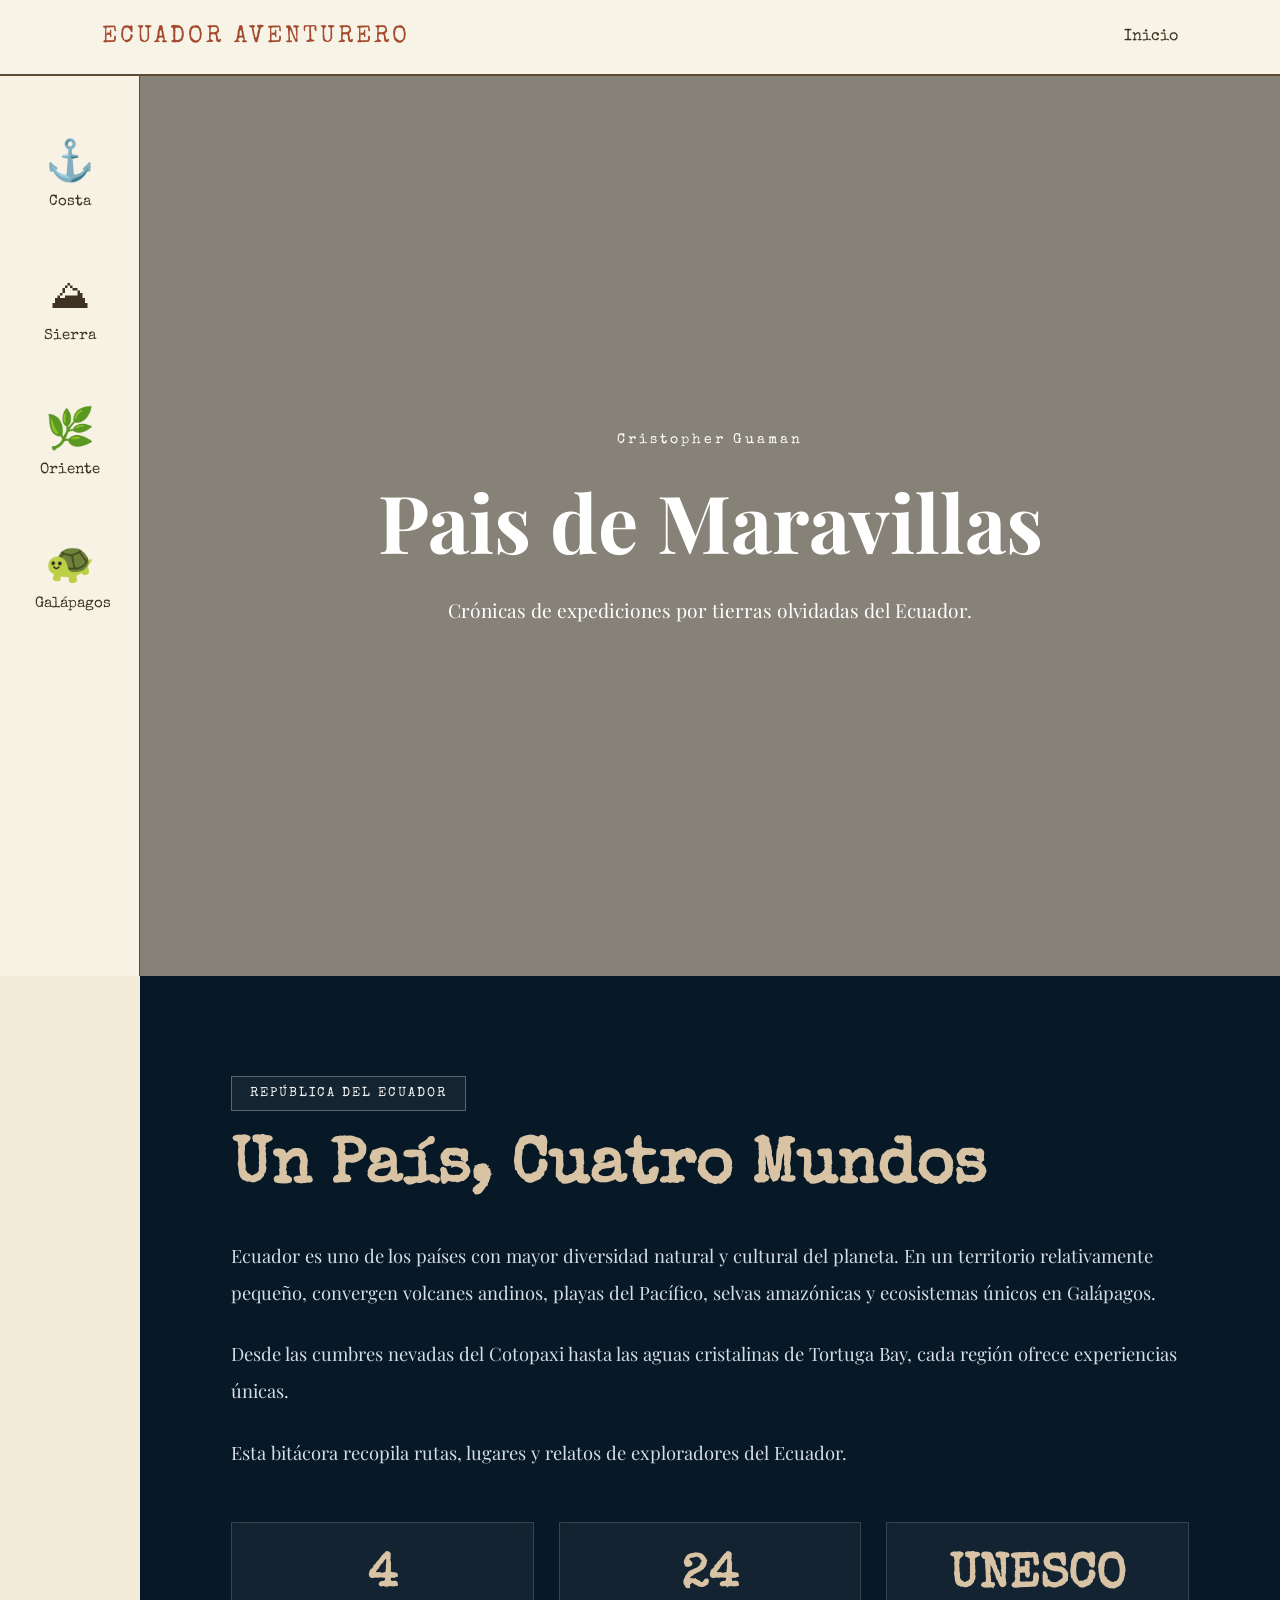
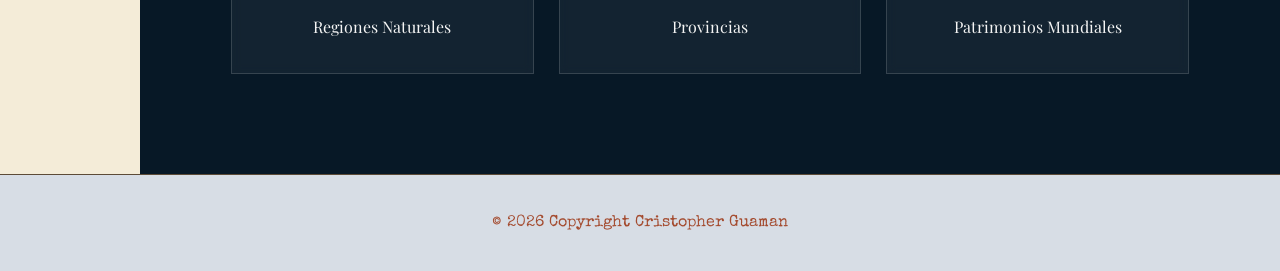
<file: index.html>
<!DOCTYPE html>
<html lang="es">

<head>

    <meta charset="UTF-8">
    <meta name="viewport" content="width=device-width, initial-scale=1.0">

    <title>Ecuador Aventurero</title>

    <link href="https://fonts.googleapis.com/css2?family=Playfair+Display:wght@400;700&family=Special+Elite&display=swap"
          rel="stylesheet">

    <link rel="stylesheet" href="style.css">

</head>

<body class="home-page">

<header>

    <div class="logo">ECUADOR AVENTURERO</div>

    <nav>
        <a href="index.html">Inicio</a>
    </nav>

</header>

<div class="layout">

    <!-- SIDEBAR -->
    <aside class="sidebar">

        <a href="costa.html" class="side-item">
            <span>⚓</span>
            <p>Costa</p>
        </a>

        <a href="sierra.html" class="side-item">
            <span>⛰</span>
            <p>Sierra</p>
        </a>

        <a href="oriente.html" class="side-item">
            <span>🌿</span>
            <p>Oriente</p>
        </a>

        <a href="galapagos.html" class="side-item">
            <span>🐢</span>
            <p>Galápagos</p>
        </a>

    </aside>

    <!-- CONTENIDO -->
    <main class="contenido-principal">

        <!-- HERO -->
        <section class="hero">

            <div class="overlay"></div>

            <div class="hero-content">

                <span class="hero-subtitle">Cristopher Guaman</span>

                <h1>Pais de Maravillas</h1>

                <p>
                    Crónicas de expediciones por tierras olvidadas del Ecuador.
                </p>

            </div>

        </section>

        <!-- INTRO -->
        <section class="intro">

            <div class="intro-content">

                <span class="intro-tag">REPÚBLICA DEL ECUADOR</span>

                <h2>Un País, Cuatro Mundos</h2>

                <p>
                    Ecuador es uno de los países con mayor diversidad natural y cultural del planeta.
                    En un territorio relativamente pequeño, convergen volcanes andinos, playas del Pacífico,
                    selvas amazónicas y ecosistemas únicos en Galápagos.
                </p>

                <p>
                    Desde las cumbres nevadas del Cotopaxi hasta las aguas cristalinas de Tortuga Bay,
                    cada región ofrece experiencias únicas.
                </p>

                <p>
                    Esta bitácora recopila rutas, lugares y relatos de exploradores del Ecuador.
                </p>

                <div class="intro-stats">

                    <div class="stat">
                        <h3>4</h3>
                        <p>Regiones Naturales</p>
                    </div>

                    <div class="stat">
                        <h3>24</h3>
                        <p>Provincias</p>
                    </div>

                    <div class="stat">
                        <h3>UNESCO</h3>
                        <p>Patrimonios Mundiales</p>
                    </div>

                </div>

            </div>

        </section>

    </main>

</div>

<footer>
    <p>© 2026 Copyright Cristopher Guaman</p>
</footer>

</body>

</html>
</file>
<file: style.css>
:root{

    --paper:#f4ecd8;
    --ink:#3e3223;
    --accent:#a44b2f;
    --border:#5c4b37;
}



*{
    margin:0;
    padding:0;
    box-sizing:border-box;
}

body{

    background:var(--paper);
    color:var(--ink);

    font-family:'Playfair Display', serif;

  
}

/* HEADER */

header{

    display:flex;
    justify-content:space-between;
    align-items:center;

    padding:25px 8%;

    border-bottom:2px solid var(--border);

    background:rgba(255,255,255,0.4);

    position:sticky;
    top:0;

    backdrop-filter:blur(5px);

    z-index:1000;
}

.logo{

    font-family:'Special Elite', cursive;

    font-size:1.5rem;

    letter-spacing:3px;

    color:var(--accent);
}

nav{

    display:flex;
    gap:25px;
}

nav a{

    text-decoration:none;

    color:var(--ink);

    font-family:'Special Elite', cursive;

    transition:0.3s;
}

nav a:hover{

    color:var(--accent);
}

/* HERO */

.hero{

    height:90vh;

    position:relative;

    background-image:
    url('https://informatemanabi.com/wp-content/uploads/2022/09/ecuador-bandera.jpg');

    background-size:cover;

    background-position:center;

    display:flex;
    align-items:center;
    justify-content:center;
}

.overlay{

    position:absolute;

    inset:0;

    background:rgba(0,0,0,0.45);
}

.hero-content{

    position:relative;

    z-index:2;

    text-align:center;

    color:white;

    width:80%;
}

.hero-subtitle{

    font-family:'Special Elite', cursive;

    letter-spacing:3px;

    font-size:0.9rem;
}

.hero h1{

    font-size:5rem;

    margin:20px 0;
}

.hero p{

    font-size:1.2rem;

    max-width:700px;

    margin:auto;

    line-height:1.7;
}

.hero button{

    margin-top:30px;

    padding:15px 35px;

    border:none;

    background:var(--accent);

    color:white;

    font-family:'Special Elite', cursive;

    cursor:pointer;

    transition:0.3s;
}

.hero button:hover{

    transform:translateY(-3px);
}

/* REGIONES */





.card:hover{

    transform:translateY(-10px);
}

.card img{

    width:100%;

    height:250px;

    object-fit:cover;

    filter:sepia(0.25);
}

.card-content{

    padding:25px;
}

.card h3{

    font-family:'Special Elite', cursive;

    color:var(--accent);

    margin-bottom:15px;
}

.card p{

    line-height:1.7;

    margin-bottom:20px;
}

.card a{

    text-decoration:none;

    color:var(--accent);

    font-weight:bold;
}

/* DETALLE */

.region-detail{

    display:none;

    min-height:100vh;

    padding:80px 8%;

    align-items:center;

    gap:50px;

    grid-template-columns:1fr 1fr;
}

.region-detail.active-view{

    display:grid;
}

.detail-image img{

    width:100%;

    border:10px solid white;

    transform:rotate(2deg);

    box-shadow:0 10px 30px rgba(0,0,0,0.2);
}

.detail-text h2{

    font-size:3rem;

    margin-bottom:20px;

    color:var(--accent);
}

.detail-text p{

    line-height:2;

    margin-bottom:20px;
}

.detail-text ul{

    margin-left:20px;

    line-height:2;
}

.detail-text button{

    margin-top:25px;

    padding:12px 25px;

    border:none;

    background:var(--accent);

    color:white;

    cursor:pointer;
}

/* FOOTER */

footer{

    padding:40px;

    text-align:center;

    border-top:1px solid var(--border);

    color:var(--accent);
    background-color: #d7dde5;
    font-family:'Special Elite', cursive;
}

/* SPA */

.page-view{

    display:none;
}

.page-view.active-view{

    display:block;
}

/* RESPONSIVE */

@media(max-width:900px){

    .hero h1{

        font-size:3rem;
    }

    .region-detail{

        grid-template-columns:1fr;
    }

    nav{

        gap:15px;
    }
}

/* ===================================== */
/* RUTAS */
/* ===================================== */

.rutas{

    padding:100px 8%;

    display:grid;

    grid-template-columns:
    repeat(auto-fit,minmax(220px,1fr));

    gap:30px;
}

/* TARJETAS */

.ruta-card{

    background:rgba(255,255,255,0.55);

    border:1px solid var(--border);

    padding:40px 25px;

    text-align:center;

    cursor:pointer;

    transition:0.4s;

    position:relative;

    overflow:hidden;

    backdrop-filter:blur(4px);

    box-shadow:
    0 10px 25px rgba(0,0,0,0.08);
}

/* EFECTO VINTAGE */

.ruta-card::before{

    content:"";

    position:absolute;

    inset:0;

    background:
    linear-gradient(
        transparent,
        rgba(0,0,0,0.03)
    );

    opacity:0;

    transition:0.4s;
}

.ruta-card:hover::before{

    opacity:1;
}

/* HOVER */

.ruta-card:hover{

    transform:
    translateY(-8px)
    rotate(-1deg);

    box-shadow:
    0 20px 35px rgba(0,0,0,0.15);
}

/* ICONOS */

.ruta-icono{

    font-size:4rem;

    margin-bottom:20px;

    filter:sepia(0.4);

    transition:0.4s;
}

.ruta-card:hover .ruta-icono{

    transform:scale(1.15) rotate(5deg);
}

/* TITULOS */

.ruta-card h3{

    font-family:'Special Elite', cursive;

    color:var(--accent);

    margin-bottom:15px;

    font-size:1.6rem;

    letter-spacing:1px;
}

/* TEXTO */

.ruta-card p{

    line-height:1.8;

    font-size:1rem;

    color:var(--ink);
}
/* ===================================== */
/* LAYOUT */
/* ===================================== */

.layout{

    display:flex;

    min-height:100vh;
}

/* ===================================== */
/* SIDEBAR */
/* ===================================== */

.sidebar{

    width:140px;

    background:
    rgba(255,255,255,0.35);

    border-right:
    1px solid var(--border);

    backdrop-filter:blur(5px);

    display:flex;

    flex-direction:column;

    align-items:center;

    padding-top:40px;

    gap:25px;

    position:sticky;

    top:0;

    height:100vh;
}

/* ITEMS */

.side-item{

    width:90px;

    text-align:center;

    text-decoration:none;

    color:var(--ink);

    transition:0.4s;

    padding:15px 10px;

    border-radius:12px;

    position:relative;
}

/* EFECTO */

.side-item:hover{

    background:
    rgba(255,255,255,0.5);

    transform:
    translateY(-5px);
}

/* ICONOS */

.side-item span{

    display:block;

    font-size:2.5rem;

    margin-bottom:10px;

    transition:0.4s;
}

.side-item:hover span{

    transform:
    scale(1.15)
    rotate(5deg);
}

/* TEXTO */

.side-item p{

    font-family:
    'Special Elite',
    cursive;

    font-size:0.95rem;
}

/* ===================================== */
/* CONTENIDO */
/* ===================================== */

.contenido-principal{

    flex:1;
}

/* HERO AJUSTADO */

.hero{

    height:100vh;
}

/* ===================================== */
/* RESPONSIVE */
/* ===================================== */

@media(max-width:900px){

    .layout{

        flex-direction:column;
    }

    .sidebar{

        width:100%;

        height:auto;

        flex-direction:row;

        justify-content:center;

        padding:20px;

        position:relative;
    }

    .side-item{

        width:auto;
    }

    .hero{

        height:80vh;
    }
}
/* ===================================== */
/* TAG REGION */
/* ===================================== */

.region-tag{

    display:inline-block;

    margin-bottom:15px;

    padding:8px 14px;

    background:
    rgba(164,75,47,0.15);

    border:
    1px solid var(--accent);

    font-family:
    'Special Elite',
    cursive;

    font-size:0.8rem;

    letter-spacing:2px;
}

/* ===================================== */
/* DATOS REGION */
/* ===================================== */

.datos-region{

    display:grid;

    grid-template-columns:
    repeat(auto-fit,minmax(150px,1fr));

    gap:20px;

    margin:30px 0;
}

.dato{

    background:
    rgba(255,255,255,0.5);

    padding:20px;

    border:
    1px solid var(--border);

    text-align:center;
}

.dato h3{

    margin-bottom:10px;

    font-family:
    'Special Elite',
    cursive;

    color:var(--accent);

    font-size:1rem;
}

/* ===================================== */
/* MAPA */
/* ===================================== */

.mapa-region{

    padding:60px 8%;
}

.mapa-region h2{

    margin-bottom:25px;

    font-size:2rem;

    color:var(--accent);

    font-family:
    'Special Elite',
    cursive;
}

.mapa-region iframe{

    width:100%;

    height:450px;

    border:none;

    border:
    2px solid var(--border);

    box-shadow:
    0 10px 30px rgba(0,0,0,0.15);
}
/* ===================================== */
/* LISTA DE LUGARES */
/* ===================================== */

.lugares-lista{

    margin-top:30px;

    display:flex;

    flex-direction:column;

    gap:25px;

    list-style:none;
}

.lugares-lista li{

    padding:20px;

    border-left:
    3px solid var(--accent);

    background:
    rgba(255,255,255,0.35);

    transition:0.3s;
}

.lugares-lista li:hover{

    transform:translateX(5px);

    background:
    rgba(255,255,255,0.55);
}

/* LINKS */

.lugares-lista a{

    text-decoration:none;

    color:var(--accent);

    font-family:
    'Special Elite',
    cursive;

    font-size:1.1rem;

    transition:0.3s;
}

.lugares-lista a:hover{

    letter-spacing:1px;
}

/* LEYENDA */

.lugares-lista p{

    margin-top:10px;

    line-height:1.8;

    color:var(--ink);
}
/* ===================================== */
/* INTRO */
/* ===================================== */

.intro{

    padding:100px 8%;

    background:#071826;

    color:#f5f5f5;

    position:relative;
}

/* CONTENIDO */

.intro-content{

    max-width:1000px;

    margin:auto;
}

/* TAG */

.intro-tag{

    display:inline-block;

    margin-bottom:20px;

    padding:10px 18px;

    border:
    1px solid rgba(255,255,255,0.3);

    font-family:
    'Special Elite',
    cursive;

    letter-spacing:2px;

    font-size:0.8rem;

    background:
    rgba(255,255,255,0.05);
}

/* TITULO */

.intro h2{

    font-size:4rem;

    margin-bottom:30px;

    color:#d8c3a5;

    font-family:
    'Special Elite',
    cursive;

    line-height:1.2;
}

/* PARRAFOS */

.intro p{

    font-size:1.15rem;

    line-height:2;

    margin-bottom:25px;

    color:#d7dde5;
}

/* STATS */

.intro-stats{

    margin-top:50px;

    display:grid;

    grid-template-columns:
    repeat(auto-fit,minmax(200px,1fr));

    gap:25px;
}

/* CARD */

.stat{

    padding:30px;

    border:
    1px solid rgba(255,255,255,0.15);

    background:
    rgba(255,255,255,0.05);

    backdrop-filter:blur(5px);

    text-align:center;

    transition:0.3s;
}

.stat:hover{

    transform:translateY(-5px);

    background:
    rgba(255,255,255,0.08);
}

/* NUMEROS */

.stat h3{

    font-size:3rem;

    margin-bottom:10px;

    color:#d8c3a5;

    font-family:
    'Special Elite',
    cursive;
}

/* TEXTO */

.stat p{

    margin:0;

    color:#f5f5f5;

    font-size:1rem;
}

/* RESPONSIVE */

@media(max-width:768px){

    .intro h2{

        font-size:2.5rem;
    }

    .intro{

        padding:70px 8%;
    }
}
</file>
